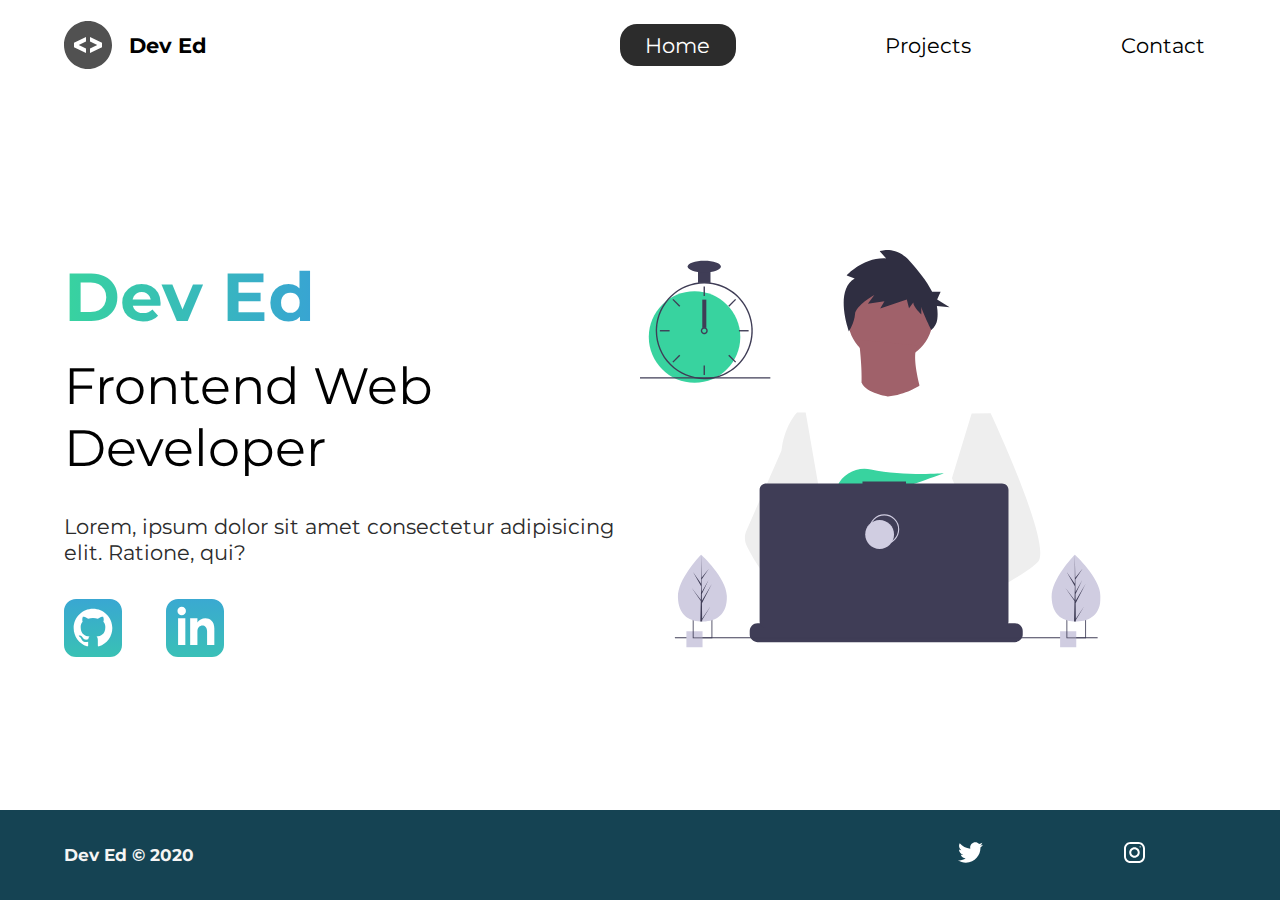
<file: index.html>
<!DOCTYPE html>
<html lang="en">
  <head>
    <meta charset="UTF-8" />
    <meta name="viewport" content="width=device-width, initial-scale=1.0" />
    <meta http-equiv="X-UA-Compatible" content="ie=edge" />
    <meta
      name="description"
      content="A cool portfolio page that I've learned to do in DevEd course"
    />
    <meta name="robots" content="index, follow" />
    <link
      href="https://fonts.googleapis.com/css?family=Montserrat:400,500&display=swap"
      rel="stylesheet"
    />
    <link rel="stylesheet" href="./styles/style.css" />
    <title>Portfolio | Web Developer</title>
  </head>

  <body>
    <header class="main-head">
      <nav>
        <div class="logo">
          <img src="./icons/code.svg" alt="logo" />
          <h1>Dev Ed</h1>
        </div>
        <ul>
          <li><a class="active" href="./">Home</a></li>
          <li><a href="./projects/">Projects</a></li>
          <li><a href="./contact/">Contact</a></li>
        </ul>
      </nav>
    </header>

    <section class="intro">
      <div class="intro-text">
        <h2>Dev Ed</h2>
        <h3>
          Frontend Web <br />
          Developer
        </h3>
        <p>
          Lorem, ipsum dolor sit amet consectetur adipisicing elit. Ratione,
          qui?
        </p>

        <div class="intro-social">
          <a href="#"
            ><img src="./icons/github.svg" alt="github-social-link"
          /></a>
          <a href="#"
            ><img src="./icons/linked-in.svg" alt="linkedin-social-link"
          /></a>
        </div>
      </div>
      <div class="intro-images">
        <svg
          width="799"
          height="690"
          viewBox="0 0 799 690"
          fill="none"
          xmlns="http://www.w3.org/2000/svg"
        >
          <g id="undraw_dev_productivity_umsq (1) 1" clip-path="url(#clip0)">
            <path
              id="Vector"
              d="M516.92 624.636C516.92 624.636 512.16 626.266 504.42 628.576C487.31 633.706 455.65 642.216 428.82 643.916C405.72 645.396 386.2 641.836 382.63 626.766C381.1 620.286 383.27 614.956 388 610.576C402.12 597.486 439 592.796 468.25 591.186C476.51 590.736 484.15 590.526 490.51 590.446C501.31 590.306 508.39 590.526 508.39 590.526L508.56 591.186L516.92 624.636Z"
              fill="#A0616A"
            />
            <path
              id="Vector_2"
              d="M436.99 672.586C418.61 695.346 342.73 647.666 316.19 629.886C310.41 626.016 306.97 623.566 306.97 623.566L331.25 591.186L338.94 580.936C338.94 580.936 345.82 584.586 355.99 590.526C356.36 590.746 356.73 590.966 357.11 591.186C365.88 596.336 376.89 603.066 388 610.576C403.33 620.946 418.83 632.776 428.82 643.916C438.59 654.806 443.08 665.036 436.99 672.586Z"
              fill="#A0616A"
            />
            <g id="me">
              <path
                id="Vector_3"
                d="M434.672 191.952C475.283 191.607 507.926 158.406 507.582 117.795C507.237 77.1832 474.036 44.5403 433.425 44.8847C392.813 45.2291 360.17 78.4303 360.515 119.042C360.859 159.653 394.06 192.296 434.672 191.952Z"
                fill="#A0616A"
              />
              <path
                id="Vector_4"
                d="M379.477 155.65C379.477 155.65 394.216 259.972 373.002 271.875C351.787 283.779 499.929 283.588 499.929 283.588C499.929 283.588 466.124 193.284 480.809 165.449L379.477 155.65Z"
                fill="#A0616A"
              />
              <path
                id="Vector_5"
                d="M608.101 283.199L596.257 339.402L571.214 458.308L570.49 464.815L562.138 540.138L556.582 590.177L552.857 623.79C528.584 636.526 510.988 645.326 510.988 645.326C510.988 645.326 509.404 637.719 506.871 627.99C489.805 633.265 458.218 642.043 431.404 643.97C441.266 654.777 445.842 664.969 439.817 672.57C421.63 695.485 345.349 648.45 318.659 630.896C318.077 635.158 317.879 639.464 318.068 643.762L297.626 628.314L299.331 592.359L302.206 531.522L305.819 455.229C304.448 451.975 303.294 448.634 302.364 445.228C295.956 423.161 288.032 379.057 281.928 342.067C277.016 312.298 273.302 287.138 272.517 281.785C272.411 281.086 272.358 280.726 272.358 280.726L384.363 230.094C392.509 248.556 429.865 253.809 429.865 253.809C460.756 251.417 484.847 234.913 484.847 234.913L608.101 283.199Z"
                fill="white"
              />
              <path
                id="Vector_6"
                d="M372.285 49.3811L358.49 43.9934C358.49 43.9934 386.969 12.1 426.99 14.513L415.635 2.22366C415.635 2.22366 443.04 -9.01799 468.283 19.6674C481.553 34.7467 496.908 52.4737 506.557 72.5077L521.281 72.3829L515.251 85.9663L536.874 99.3152L514.777 97.0719C516.155 104.471 516.421 112.034 515.566 119.511C514.683 126.991 510.928 133.835 505.094 138.598V138.598C505.094 138.598 487.743 103.449 487.696 97.9443L487.813 111.705C487.813 111.705 473.959 99.4371 473.889 91.1807L466.471 100.877L462.593 85.7717L416.475 101.301L423.87 88.8526L395.157 93.2246L406.278 77.9923C406.278 77.9923 373.932 96.1568 372.811 111.304C371.689 126.452 362.299 140.875 362.299 140.875C362.299 140.875 336.213 70.3294 372.285 49.3811Z"
                fill="#2F2E41"
              />
              <path
                id="Vector_7"
                d="M690.215 540.422C682.794 548.605 664.338 560.992 641.951 574.422C633.623 579.413 624.757 584.559 615.71 589.676C594.122 601.889 571.514 614.001 552.857 623.79C528.584 636.526 510.988 645.326 510.988 645.326C510.988 645.326 509.403 637.719 506.871 627.99C503.48 614.968 498.397 598.141 493.184 590.715C493.002 590.456 492.82 590.218 492.638 589.979C491.121 588.022 489.601 586.885 488.112 586.897L562.138 540.138L594.127 519.926L570.489 464.814L540.842 395.683L557.908 339.727L575.062 283.479L608.101 283.199C608.101 283.199 619.243 306.985 633.514 340.166C635.647 345.128 637.851 350.299 640.096 355.64C669.469 425.394 706.176 522.836 690.215 540.422Z"
                fill="#EEEEEE"
              />
              <path
                id="Vector_8"
                d="M358.123 591.2C355.41 591.212 352.702 591.456 350.029 591.928C327.074 596.073 320.47 616.94 318.659 630.896C318.077 635.158 317.879 639.464 318.068 643.761L297.626 628.314L290.178 622.687C272.316 616.628 256.353 605.733 242.483 592.84C230.449 581.456 219.634 568.849 210.213 555.223C200.831 541.793 192.448 527.692 185.134 513.034C183.094 508.943 181.977 504.454 181.864 499.884C181.751 495.314 182.644 490.775 184.48 486.588L209.154 430.327L245.218 348.098C245.471 346.146 245.752 344.237 246.059 342.371C252.995 300.511 272.367 281.786 272.367 281.786L287.286 281.659L297.778 341.932L310.813 416.815L302.364 445.227L282.839 510.845L302.205 531.522L358.123 591.2Z"
                fill="#EEEEEE"
              />
            </g>
            <path
              id="Vector_9"
              d="M372.877 415.806L385.631 430.686C390.37 429.783 395.319 428.721 400.416 427.529L396.752 415.806L405.71 426.256C459.707 412.975 526.637 387.155 526.637 387.155C526.637 387.155 454.379 392.453 400.428 380.666C376.558 375.451 351.998 387.284 342.202 409.668C336.508 422.679 337.403 433.951 357.596 433.951C364.419 433.835 371.223 433.195 377.949 432.037L372.877 415.806Z"
              fill="#38D39F"
            />
            <path
              id="Vector_10"
              d="M663.65 660.386V666.456C663.654 668.122 663.345 669.774 662.74 671.326C662.472 672.018 662.147 672.687 661.77 673.326C660.578 675.326 658.887 676.983 656.862 678.133C654.838 679.283 652.549 679.887 650.22 679.886H203.67C201.342 679.887 199.053 679.283 197.028 678.133C195.003 676.983 193.312 675.326 192.12 673.326C191.743 672.687 191.419 672.018 191.15 671.326C190.546 669.774 190.237 668.122 190.24 666.456V660.386C190.24 658.622 190.587 656.876 191.262 655.246C191.936 653.616 192.926 652.136 194.173 650.888C195.42 649.641 196.901 648.652 198.53 647.977C200.16 647.302 201.906 646.955 203.67 646.956H229.41V644.126C229.41 644.052 229.425 643.979 229.453 643.911C229.481 643.843 229.522 643.782 229.574 643.73C229.626 643.678 229.688 643.636 229.756 643.608C229.824 643.58 229.897 643.566 229.97 643.566H243.4C243.474 643.566 243.547 643.58 243.615 643.608C243.683 643.636 243.745 643.678 243.797 643.73C243.849 643.782 243.89 643.843 243.918 643.911C243.946 643.979 243.96 644.052 243.96 644.126V646.956H252.35V644.126C252.35 644.052 252.365 643.979 252.393 643.911C252.421 643.843 252.462 643.782 252.514 643.73C252.566 643.678 252.628 643.636 252.696 643.608C252.764 643.58 252.837 643.566 252.91 643.566H266.34C266.414 643.566 266.487 643.58 266.555 643.608C266.623 643.636 266.684 643.678 266.736 643.73C266.789 643.782 266.83 643.843 266.858 643.911C266.886 643.979 266.9 644.052 266.9 644.126V646.956H275.3V644.126C275.3 644.052 275.315 643.979 275.343 643.911C275.371 643.843 275.412 643.782 275.464 643.73C275.516 643.678 275.578 643.636 275.646 643.608C275.714 643.58 275.787 643.566 275.86 643.566H289.29C289.364 643.566 289.437 643.58 289.505 643.608C289.573 643.636 289.634 643.678 289.686 643.73C289.739 643.782 289.78 643.843 289.808 643.911C289.836 643.979 289.85 644.052 289.85 644.126V646.956H298.24V644.126C298.24 644.052 298.255 643.979 298.283 643.911C298.311 643.843 298.352 643.782 298.404 643.73C298.456 643.678 298.518 643.636 298.586 643.608C298.654 643.58 298.727 643.566 298.8 643.566H312.23C312.304 643.566 312.377 643.58 312.445 643.608C312.513 643.636 312.574 643.678 312.626 643.73C312.678 643.782 312.72 643.843 312.748 643.911C312.776 643.979 312.79 644.052 312.79 644.126V646.956H321.18V644.126C321.18 644.052 321.194 643.979 321.223 643.911C321.251 643.843 321.292 643.782 321.344 643.73C321.396 643.678 321.458 643.636 321.526 643.608C321.594 643.58 321.667 643.566 321.74 643.566H335.17C335.244 643.566 335.317 643.58 335.385 643.608C335.453 643.636 335.514 643.678 335.566 643.73C335.618 643.782 335.66 643.843 335.688 643.911C335.716 643.979 335.73 644.052 335.73 644.126V646.956H344.13V644.126C344.13 644.052 344.145 643.979 344.173 643.911C344.201 643.843 344.242 643.782 344.294 643.73C344.346 643.678 344.408 643.636 344.476 643.608C344.544 643.58 344.617 643.566 344.69 643.566H358.12C358.194 643.566 358.267 643.58 358.335 643.608C358.403 643.636 358.464 643.678 358.516 643.73C358.569 643.782 358.61 643.843 358.638 643.911C358.666 643.979 358.68 644.052 358.68 644.126V646.956H367.07V644.126C367.07 644.052 367.085 643.979 367.113 643.911C367.141 643.843 367.182 643.782 367.234 643.73C367.286 643.678 367.348 643.636 367.416 643.608C367.484 643.58 367.557 643.566 367.63 643.566H472.83C472.904 643.566 472.977 643.58 473.045 643.608C473.113 643.636 473.174 643.678 473.227 643.73C473.279 643.782 473.32 643.843 473.348 643.911C473.376 643.979 473.39 644.052 473.39 644.126V646.956H481.79V644.126C481.79 644.052 481.804 643.979 481.833 643.911C481.861 643.843 481.902 643.782 481.954 643.73C482.006 643.678 482.068 643.636 482.136 643.608C482.204 643.58 482.277 643.566 482.35 643.566H495.78C495.928 643.567 496.07 643.627 496.175 643.732C496.279 643.836 496.339 643.978 496.34 644.126V646.956H504.73V644.126C504.73 644.052 504.745 643.979 504.773 643.911C504.801 643.843 504.842 643.782 504.894 643.73C504.946 643.678 505.008 643.636 505.076 643.608C505.144 643.58 505.217 643.566 505.29 643.566H518.72C518.794 643.566 518.867 643.58 518.935 643.608C519.003 643.636 519.065 643.678 519.117 643.73C519.169 643.782 519.21 643.843 519.238 643.911C519.266 643.979 519.28 644.052 519.28 644.126V646.956H527.67V644.126C527.67 644.052 527.685 643.979 527.713 643.911C527.741 643.843 527.782 643.782 527.834 643.73C527.886 643.678 527.948 643.636 528.016 643.608C528.084 643.58 528.157 643.566 528.23 643.566H541.66C541.734 643.566 541.807 643.58 541.875 643.608C541.943 643.636 542.005 643.678 542.057 643.73C542.109 643.782 542.15 643.843 542.178 643.911C542.206 643.979 542.22 644.052 542.22 644.126V646.956H550.62V644.126C550.62 644.052 550.635 643.979 550.663 643.911C550.691 643.843 550.732 643.782 550.784 643.73C550.836 643.678 550.898 643.636 550.966 643.608C551.034 643.58 551.107 643.566 551.18 643.566H564.61C564.757 643.568 564.898 643.628 565.001 643.733C565.104 643.837 565.161 643.979 565.16 644.126V646.956H573.56V644.126C573.56 644.052 573.575 643.979 573.603 643.911C573.631 643.843 573.672 643.782 573.724 643.73C573.776 643.678 573.838 643.636 573.906 643.608C573.974 643.58 574.047 643.566 574.12 643.566H587.55C587.624 643.566 587.697 643.58 587.765 643.608C587.833 643.636 587.895 643.678 587.947 643.73C587.999 643.782 588.04 643.843 588.068 643.911C588.096 643.979 588.11 644.052 588.11 644.126V646.956H596.5V644.126C596.5 644.052 596.515 643.979 596.543 643.911C596.571 643.843 596.612 643.782 596.664 643.73C596.716 643.678 596.778 643.636 596.846 643.608C596.914 643.58 596.987 643.566 597.06 643.566H610.49C610.564 643.566 610.637 643.58 610.705 643.608C610.773 643.636 610.835 643.678 610.887 643.73C610.939 643.782 610.98 643.843 611.008 643.911C611.036 643.979 611.05 644.052 611.05 644.126V646.956H650.22C651.984 646.955 653.731 647.302 655.36 647.977C656.99 648.652 658.471 649.641 659.718 650.888C660.965 652.136 661.954 653.616 662.629 655.246C663.304 656.876 663.651 658.622 663.65 660.386Z"
              fill="#3F3D56"
            />
            <path
              id="Vector_11"
              d="M793.5 671.326H60.5V673.326H793.5V671.326Z"
              fill="#3F3D56"
            />
            <path
              id="Vector_12"
              d="M627.694 404.757H461.251V401.326H385.78V404.757H218.651C215.665 404.757 212.801 405.943 210.69 408.054C208.578 410.166 207.392 413.029 207.392 416.015V643.927C207.392 646.913 208.578 649.776 210.69 651.888C212.801 653.999 215.665 655.185 218.651 655.185H627.694C630.68 655.185 633.544 653.999 635.655 651.888C637.767 649.776 638.953 646.913 638.953 643.927V416.015C638.953 414.537 638.662 413.073 638.096 411.707C637.53 410.341 636.701 409.1 635.655 408.054C634.61 407.009 633.369 406.18 632.003 405.614C630.637 405.048 629.173 404.757 627.694 404.757Z"
              fill="#3F3D56"
            />
            <path
              id="Vector_13"
              d="M423.5 509.326C437.307 509.326 448.5 498.133 448.5 484.326C448.5 470.519 437.307 459.326 423.5 459.326C409.693 459.326 398.5 470.519 398.5 484.326C398.5 498.133 409.693 509.326 423.5 509.326Z"
              stroke="#D0CDE1"
              stroke-width="2"
              stroke-miterlimit="10"
            />
            <path
              id="Vector_14"
              d="M415.5 518.326C429.307 518.326 440.5 507.133 440.5 493.326C440.5 479.519 429.307 468.326 415.5 468.326C401.693 468.326 390.5 479.519 390.5 493.326C390.5 507.133 401.693 518.326 415.5 518.326Z"
              fill="#D0CDE1"
            />
            <path
              id="Vector_15"
              d="M108.446 661.223H80.4463V689.223H108.446V661.223Z"
              fill="#D0CDE1"
            />
            <path
              id="Vector_16"
              d="M91.4502 639.223V673.223H125.45V639.223H91.4502ZM123.97 671.743H92.9202V640.703H123.97V671.743Z"
              fill="#3F3D56"
            />
            <path
              id="Vector_17"
              d="M756.446 661.223H728.446V689.223H756.446V661.223Z"
              fill="#D0CDE1"
            />
            <path
              id="Vector_18"
              d="M739.45 639.223V673.223H773.45V639.223H739.45ZM771.97 671.743H740.92V640.703H771.97V671.743Z"
              fill="#3F3D56"
            />
            <path
              id="Vector_19"
              d="M94.5802 230.113C138.399 230.113 173.921 194.592 173.921 150.773C173.921 106.955 138.399 71.4326 94.5802 71.4326C50.7617 71.4326 15.2397 106.955 15.2397 150.773C15.2397 194.592 50.7617 230.113 94.5802 230.113Z"
              fill="#38D39F"
            />
            <path
              id="Vector_20"
              d="M122.229 56.4899C115.045 55.5763 107.774 55.5763 100.59 56.4899C84.586 58.5913 69.5203 65.2398 57.181 75.6465C44.8417 86.0532 35.7467 99.7813 30.9754 115.202C28.8053 122.229 27.5764 129.514 27.3208 136.864C27.2848 137.886 27.2607 138.92 27.2607 139.954C27.283 162.264 36.1559 183.655 51.932 199.431C67.7082 215.207 89.0989 224.08 111.41 224.103C113.201 224.103 114.992 224.042 116.759 223.934C120.907 223.674 125.03 223.103 129.093 222.227C148.495 218.055 165.798 207.161 177.947 191.468C190.095 175.776 196.308 156.295 195.487 136.467C194.665 116.638 186.863 97.738 173.459 83.1039C160.054 68.4698 141.909 59.0435 122.229 56.4899H122.229ZM137.748 217.347H137.736C130.959 219.659 123.905 221.062 116.759 221.518C114.992 221.638 113.201 221.698 111.41 221.698C89.7377 221.672 68.961 213.051 53.6367 197.727C38.3123 182.402 29.6914 161.626 29.6649 139.954C29.6649 138.92 29.689 137.886 29.725 136.864C30.5514 115.744 39.5156 95.7617 54.7411 81.1008C69.9666 66.44 90.273 58.237 111.41 58.2089C130.776 58.21 149.513 65.0865 164.283 77.6131C179.052 90.1398 188.895 107.503 192.057 126.61C195.219 145.716 191.496 165.325 181.55 181.942C171.604 198.559 156.081 211.106 137.748 217.347H137.748Z"
              fill="#3F3D56"
            />
            <path
              id="Vector_21"
              d="M112.612 63.0176H110.208V79.8474H112.612V63.0176Z"
              fill="#3F3D56"
            />
            <path
              id="Vector_22"
              d="M57.8578 84.7018L56.1577 86.4019L68.0582 98.3023L69.7582 96.6022L57.8578 84.7018Z"
              fill="#3F3D56"
            />
            <path
              id="Vector_23"
              d="M34.4736 138.751V141.156H51.3034V138.751H34.4736Z"
              fill="#3F3D56"
            />
            <path
              id="Vector_24"
              d="M56.1578 193.506L57.8579 195.206L69.7584 183.306L68.0583 181.606L56.1578 193.506Z"
              fill="#3F3D56"
            />
            <path
              id="Vector_25"
              d="M153.062 96.6022L154.762 98.3022L166.662 86.4018L164.962 84.7017L153.062 96.6022Z"
              fill="#3F3D56"
            />
            <path
              id="Vector_26"
              d="M171.516 138.751V141.156H188.346V138.751H171.516Z"
              fill="#3F3D56"
            />
            <path
              id="Vector_27"
              d="M154.762 181.605L153.062 183.305L164.962 195.206L166.662 193.506L154.762 181.605Z"
              fill="#3F3D56"
            />
            <path
              id="Vector_28"
              d="M112.612 200.06H110.208V216.89H112.612V200.06Z"
              fill="#3F3D56"
            />
            <path
              id="Vector_29"
              d="M115.016 135.145C113.976 134.365 112.711 133.943 111.41 133.943C110.11 133.943 108.844 134.365 107.804 135.145C107.091 135.686 106.505 136.375 106.085 137.165C105.552 138.181 105.322 139.329 105.421 140.473C105.52 141.616 105.944 142.707 106.644 143.617C107.343 144.527 108.288 145.218 109.368 145.608C110.447 145.997 111.616 146.07 112.735 145.817C113.855 145.564 114.878 144.996 115.685 144.179C116.492 143.363 117.048 142.333 117.288 141.21C117.528 140.088 117.441 138.92 117.039 137.846C116.636 136.771 115.935 135.834 115.017 135.145H115.016ZM111.41 143.56C110.454 143.557 109.539 143.176 108.863 142.501C108.187 141.825 107.807 140.909 107.804 139.954C107.808 139.224 108.03 138.513 108.441 137.91C108.793 137.4 109.271 136.989 109.828 136.718C110.386 136.446 111.004 136.323 111.623 136.361C112.241 136.398 112.84 136.594 113.361 136.931C113.881 137.267 114.307 137.732 114.595 138.281C114.883 138.83 115.025 139.444 115.007 140.063C114.989 140.683 114.811 141.287 114.491 141.818C114.17 142.349 113.719 142.788 113.179 143.093C112.639 143.398 112.03 143.559 111.41 143.56V143.56Z"
              fill="#3F3D56"
            />
            <path
              id="Vector_30"
              d="M122.229 35.3687H100.591V57.007H122.229V35.3687Z"
              fill="#3F3D56"
            />
            <path
              id="Vector_31"
              d="M111.41 38.9748C127.344 38.9748 140.261 34.4 140.261 28.7567C140.261 23.1134 127.344 18.5386 111.41 18.5386C95.4757 18.5386 82.5586 23.1134 82.5586 28.7567C82.5586 34.4 95.4757 38.9748 111.41 38.9748Z"
              fill="#3F3D56"
            />
            <path id="clock-arrow" d="M115 86H108V135H115V86Z" fill="#3F3D56" />
            <path
              id="Vector_32"
              d="M226 220.44H0V222.844H226V220.44Z"
              fill="#3F3D56"
            />
            <g id="plant-left">
              <path
                id="Vector_33"
                d="M150.594 599.754C151.527 631.704 132.858 643.413 109.43 644.097C108.886 644.113 108.344 644.123 107.805 644.126C106.719 644.135 105.643 644.117 104.577 644.072C83.3891 643.193 66.6172 631.945 65.7495 602.232C64.8515 571.482 103.018 531.529 105.882 528.574L105.887 528.571C105.996 528.458 106.052 528.402 106.052 528.402C106.052 528.402 149.661 567.807 150.594 599.754Z"
                fill="#D0CDE1"
              />
              <path
                id="Vector_34"
                d="M107.744 639.255L122.626 617.124L107.774 641.636L107.805 644.126C106.719 644.135 105.643 644.117 104.577 644.072L105.315 612.06L105.295 611.813L105.322 611.766L105.393 608.741L89.0952 585.078L105.374 606.477L105.432 607.116L105.989 582.93L91.9122 558.397L106.029 578.681L105.882 528.574L105.882 528.407L105.887 528.571L106.821 568.062L119.651 552.021L106.863 571.464L107.143 593.098L118.949 571.984L107.187 596.279L107.343 608.308L124.512 578.897L107.395 612.505L107.744 639.255Z"
                fill="#3F3D56"
              />
            </g>
            <g id="plant-right">
              <path
                id="Vector_35"
                d="M798.594 599.754C799.527 631.704 780.858 643.413 757.43 644.097C756.886 644.113 756.344 644.123 755.805 644.126C754.719 644.135 753.643 644.117 752.577 644.072C731.389 643.193 714.617 631.945 713.749 602.232C712.851 571.482 751.018 531.529 753.882 528.574L753.887 528.571C753.996 528.458 754.052 528.402 754.052 528.402C754.052 528.402 797.661 567.807 798.594 599.754Z"
                fill="#D0CDE1"
              />
              <path
                id="Vector_36"
                d="M755.744 639.255L770.626 617.124L755.774 641.636L755.805 644.126C754.719 644.135 753.643 644.117 752.577 644.072L753.315 612.06L753.295 611.813L753.323 611.766L753.393 608.741L737.095 585.078L753.374 606.477L753.432 607.116L753.989 582.93L739.912 558.397L754.029 578.681L753.882 528.574L753.882 528.407L753.887 528.571L754.821 568.062L767.651 552.021L754.864 571.464L755.143 593.098L766.949 571.984L755.187 596.279L755.343 608.308L772.512 578.897L755.395 612.505L755.744 639.255Z"
                fill="#3F3D56"
              />
            </g>
          </g>
          <defs>
            <clipPath id="clip0">
              <rect width="798.627" height="689.223" fill="white" />
            </clipPath>
          </defs>
        </svg>
        <img src="./img/splash.svg" alt="" class="splash" />
      </div>
    </section>
    <footer>
      <h4>Dev Ed &copy; 2020</h4>
      <ul>
        <li>
          <a href="#"
            ><img src="./icons/twitter 1.svg" alt="twitter-social"
          /></a>
        </li>

        <li>
          <a href="#"
            ><img src="./icons/instagram 1.svg" alt="instagram-social"
          /></a>
        </li>
      </ul>
    </footer>
  </body>
</html>
</file>
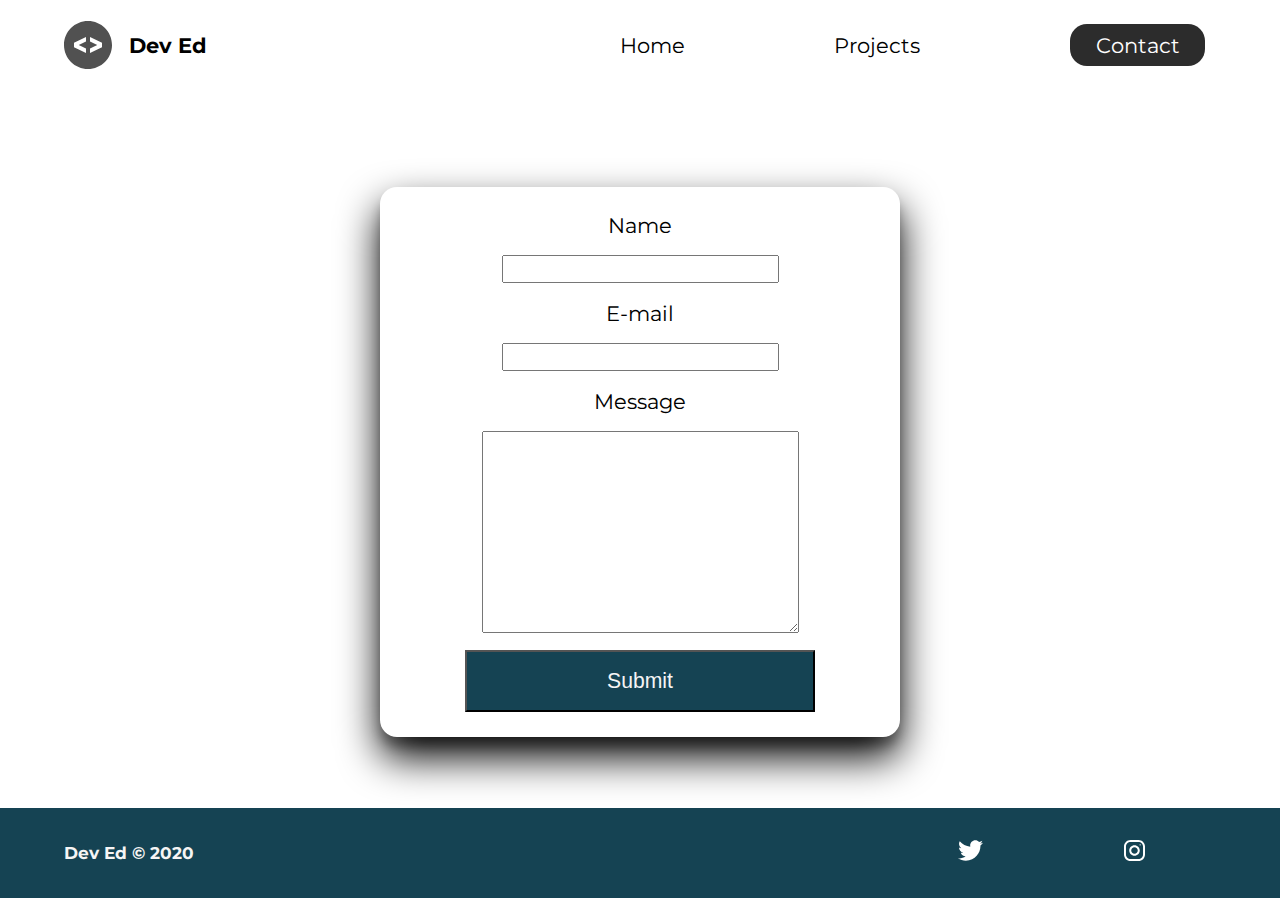
<file: contact/index.html>
<!DOCTYPE html>
<html lang="en">
  <head>
    <meta charset="UTF-8" />
    <meta name="viewport" content="width=device-width, initial-scale=1.0" />
    <meta http-equiv="X-UA-Compatible" content="ie=edge" />
    <meta
      name="description"
      content="A cool portfolio page that I've learned to do in DevEd course"
    />
    <meta name="robots" content="index, follow" />
    <link
      href="https://fonts.googleapis.com/css?family=Montserrat:400,500&display=swap"
      rel="stylesheet"
    />
    <link rel="stylesheet" href="../styles/style.css" />
    <title>Portfolio | Web Developer</title>
  </head>

  <body>
    <header class="main-head">
      <nav>
        <div class="logo">
          <img src="../icons/code.svg" alt="logo" />
          <h1>Dev Ed</h1>
        </div>
        <ul>
          <li><a href="../">Home</a></li>
          <li><a href="../projects/">Projects</a></li>
          <li><a class="active" href="./">Contact</a></li>
        </ul>
      </nav>
    </header>

    <section class="form-section">
      <form action="">
        <label for="name">Name</label>
        <input type="text" name="name" id="name" required />
        <label for="email">E-mail</label>
        <input type="email" name="email" id="email" required />
        <label for="message">Message</label>
        <textarea name="message" id="message" cols="30" rows="10"></textarea>
        <button type="submit">Submit</button>
      </form>
    </section>
    <footer>
      <h4>Dev Ed &copy; 2020</h4>
      <ul>
        <li>
          <a href="#"
            ><img src="../icons/twitter 1.svg" alt="twitter-social"
          /></a>
        </li>

        <li>
          <a href="#"
            ><img src="../icons/instagram 1.svg" alt="instagram-social"
          /></a>
        </li>
      </ul>
    </footer>
  </body>
</html>
</file>
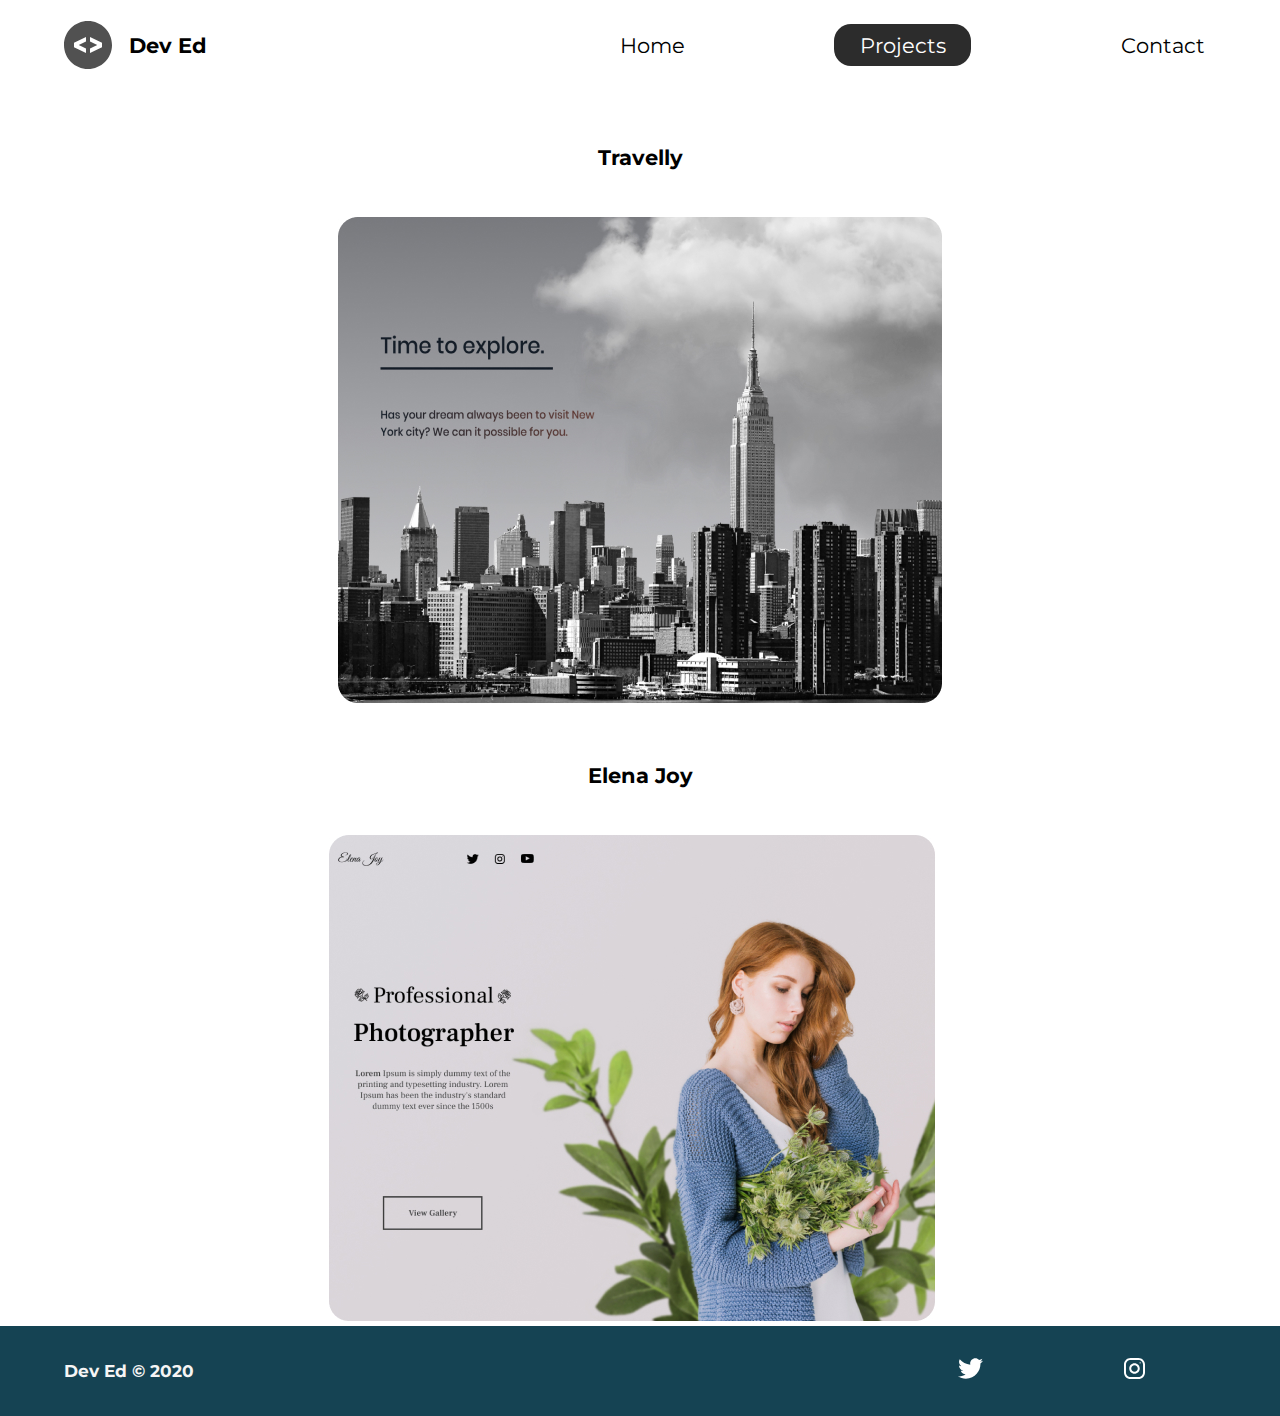
<file: projects/index.html>
<!DOCTYPE html>
<html lang="en">
  <head>
    <meta charset="UTF-8" />
    <meta name="viewport" content="width=device-width, initial-scale=1.0" />
    <meta http-equiv="X-UA-Compatible" content="ie=edge" />
    <meta
      name="description"
      content="A cool portfolio page that I've learned to do in DevEd course"
    />
    <meta name="robots" content="index, follow" />
    <link
      href="https://fonts.googleapis.com/css?family=Montserrat:400,500&display=swap"
      rel="stylesheet"
    />
    <link rel="stylesheet" href="../styles/style.css" />
    <title>Portfolio | Web Developer</title>
  </head>

  <body>
    <header class="main-head">
      <nav>
        <div class="logo">
          <img src="../icons/code.svg" alt="logo" />
          <h1>Dev Ed</h1>
        </div>
        <ul>
          <li><a href="../">Home</a></li>
          <li><a class="active" href="./">Projects</a></li>
          <li><a href="../contact/">Contact</a></li>
        </ul>
      </nav>
    </header>
    <section class="projects">
      <div class="travelly">
        <h2>
          <a href="https://felipefbs.github.io/Travelly/" target="_blank"
            >Travelly</a
          >
        </h2>
        <a href="https://felipefbs.github.io/Travelly/" target="_blank"
          ><img src="../img/travelly.jpg" alt="travelly-project"
        /></a>
      </div>
      <div class="elena">
        <h2>
          <a href="https://felipefbs.github.io/ElenaJoy/" target="_blank"
            >Elena Joy</a
          >
        </h2>
        <a href="https://felipefbs.github.io/ElenaJoy/" target="_blank"
          ><img src="../img/elena-joy.jpg" alt="elena-joy-project"
        /></a>
      </div>
    </section>
    <footer>
      <h4>Dev Ed &copy; 2020</h4>
      <ul>
        <li>
          <a href="#"
            ><img src="../icons/twitter 1.svg" alt="twitter-social"
          /></a>
        </li>

        <li>
          <a href="#"
            ><img src="../icons/instagram 1.svg" alt="instagram-social"
          /></a>
        </li>
      </ul>
    </footer>
  </body>
</html>
</file>
<file: styles/style.css>
/* Global Styles */
* {
  padding: 0;
  margin: 0;
  -webkit-box-sizing: border-box;
          box-sizing: border-box;
}

html {
  font-size: 62.5%;
}

body {
  font-family: "Montserrat", sans-serif;
}

h1 {
  font-size: 2.5rem;
}

li,
button,
label,
input,
p,
a {
  font-size: 2.5rem;
}

h2 {
  font-size: 4rem;
}

h3 {
  font-size: 2.5rem;
  font-weight: normal;
}

h4,
h5 {
  font-size: 2rem;
}

ul {
  list-style: none;
}

a {
  text-decoration: none;
  color: black;
}

.main-head {
  width: 95%;
  margin: 0 0 0 auto;
}

nav {
  display: -webkit-box;
  display: -ms-flexbox;
  display: flex;
  -webkit-box-pack: justify;
      -ms-flex-pack: justify;
          justify-content: space-between;
  -webkit-box-align: center;
      -ms-flex-align: center;
          align-items: center;
  -webkit-box-orient: horizontal;
  -webkit-box-direction: normal;
      -ms-flex-direction: row;
          flex-direction: row;
  min-height: 10vh;
  width: 60%;
  -ms-flex-wrap: wrap;
      flex-wrap: wrap;
}

nav .logo {
  display: -webkit-box;
  display: -ms-flexbox;
  display: flex;
  -webkit-box-pack: start;
      -ms-flex-pack: start;
          justify-content: flex-start;
  -webkit-box-align: center;
      -ms-flex-align: center;
          align-items: center;
  -webkit-box-orient: horizontal;
  -webkit-box-direction: normal;
      -ms-flex-direction: row;
          flex-direction: row;
  -webkit-box-flex: 1;
      -ms-flex: 1 1 10rem;
          flex: 1 1 10rem;
}

nav .logo h1 {
  margin: 2rem;
}

nav ul {
  display: -webkit-box;
  display: -ms-flexbox;
  display: flex;
  -ms-flex-pack: distribute;
      justify-content: space-around;
  -webkit-box-align: center;
      -ms-flex-align: center;
          align-items: center;
  -webkit-box-orient: horizontal;
  -webkit-box-direction: normal;
      -ms-flex-direction: row;
          flex-direction: row;
  -webkit-box-flex: 1;
      -ms-flex: 1 1 40rem;
          flex: 1 1 40rem;
}

.intro {
  min-height: 80vh;
  width: 90%;
  margin: auto;
  -ms-flex-wrap: wrap;
      flex-wrap: wrap;
  display: -webkit-box;
  display: -ms-flexbox;
  display: flex;
  -webkit-box-pack: justify;
      -ms-flex-pack: justify;
          justify-content: space-between;
  -webkit-box-align: center;
      -ms-flex-align: center;
          align-items: center;
  -webkit-box-orient: horizontal;
  -webkit-box-direction: normal;
      -ms-flex-direction: row;
          flex-direction: row;
}

.intro h2 {
  font-size: 8rem;
  padding-top: 2rem;
  background: -webkit-gradient(linear, left top, right top, from(#38d39f), to(#38a4d3));
  background: linear-gradient(left, #38d39f, #38a4d3);
  -webkit-background-clip: text;
  background-clip: text;
  -webkit-text-fill-color: transparent;
  display: inline-block;
}

.intro h3 {
  font-size: 6rem;
  padding: 2rem 0rem;
}

.intro p {
  padding-top: 2rem;
  color: #2c2c2c;
}

.splash {
  position: absolute;
  top: 0%;
  right: 0%;
  height: 100%;
  z-index: -1;
}

.intro-social {
  margin-top: 4rem;
}

.intro-social a {
  margin-right: 5rem;
}

.active {
  background: #2c2c2c;
  color: white;
  padding: 1rem 3rem;
  border-radius: 2rem;
}

.intro-text,
.intro-images {
  -webkit-box-flex: 1;
      -ms-flex: 1 1 40rem;
          flex: 1 1 40rem;
}

#plant-left {
  -webkit-animation: plant 1.4s ease infinite alternate;
          animation: plant 1.4s ease infinite alternate;
  transform-box: fill-box;
  -webkit-transform-origin: bottom;
          transform-origin: bottom;
}

#plant-right {
  -webkit-animation: plant 1.6s ease infinite alternate 0.5s;
          animation: plant 1.6s ease infinite alternate 0.5s;
  transform-box: fill-box;
  -webkit-transform-origin: bottom;
          transform-origin: bottom;
}

#me {
  -webkit-animation: me 10s linear infinite alternate;
          animation: me 10s linear infinite alternate;
  -webkit-transform-origin: bottom;
          transform-origin: bottom;
}

#clock-arrow {
  -webkit-animation: clock 5s linear infinite;
          animation: clock 5s linear infinite;
  transform-box: fill-box;
  -webkit-transform-origin: bottom;
          transform-origin: bottom;
}

@-webkit-keyframes me {
  from {
    -webkit-transform: rotateZ(-2deg);
            transform: rotateZ(-2deg);
  }
  to {
    -webkit-transform: rotate(2deg);
            transform: rotate(2deg);
  }
}

@keyframes me {
  from {
    -webkit-transform: rotateZ(-2deg);
            transform: rotateZ(-2deg);
  }
  to {
    -webkit-transform: rotate(2deg);
            transform: rotate(2deg);
  }
}

@-webkit-keyframes plant {
  from {
    -webkit-transform: rotateZ(-5deg);
            transform: rotateZ(-5deg);
  }
  to {
    -webkit-transform: rotateZ(5deg);
            transform: rotateZ(5deg);
  }
}

@keyframes plant {
  from {
    -webkit-transform: rotateZ(-5deg);
            transform: rotateZ(-5deg);
  }
  to {
    -webkit-transform: rotateZ(5deg);
            transform: rotateZ(5deg);
  }
}

@-webkit-keyframes clock {
  from {
    -webkit-transform: rotateZ(0deg);
            transform: rotateZ(0deg);
  }
  to {
    -webkit-transform: rotateZ(360deg);
            transform: rotateZ(360deg);
  }
}

@keyframes clock {
  from {
    -webkit-transform: rotateZ(0deg);
            transform: rotateZ(0deg);
  }
  to {
    -webkit-transform: rotateZ(360deg);
            transform: rotateZ(360deg);
  }
}

.projects {
  width: 90%;
  margin: auto;
  min-height: 80vh;
  display: -webkit-box;
  display: -ms-flexbox;
  display: flex;
  -webkit-box-pack: justify;
      -ms-flex-pack: justify;
          justify-content: space-between;
  -webkit-box-align: center;
      -ms-flex-align: center;
          align-items: center;
  -webkit-box-orient: horizontal;
  -webkit-box-direction: normal;
      -ms-flex-direction: row;
          flex-direction: row;
  text-align: center;
  -ms-flex-wrap: wrap;
      flex-wrap: wrap;
}

.projects h2 {
  margin: 5rem;
}

.travelly,
.elena {
  -webkit-box-flex: 1;
      -ms-flex: 1 1 40rem;
          flex: 1 1 40rem;
}

.form-section {
  min-height: 77vh;
  display: -webkit-box;
  display: -ms-flexbox;
  display: flex;
  -webkit-box-pack: center;
      -ms-flex-pack: center;
          justify-content: center;
  -webkit-box-align: center;
      -ms-flex-align: center;
          align-items: center;
  -webkit-box-orient: horizontal;
  -webkit-box-direction: normal;
      -ms-flex-direction: row;
          flex-direction: row;
  margin-top: 3rem;
}

.form-section form {
  padding: 3rem 10rem;
  -webkit-box-shadow: 0px 10px 10px rgba(0, 0, 0, 0.2), 0px 20px 40px black;
          box-shadow: 0px 10px 10px rgba(0, 0, 0, 0.2), 0px 20px 40px black;
  display: -webkit-box;
  display: -ms-flexbox;
  display: flex;
  -webkit-box-pack: center;
      -ms-flex-pack: center;
          justify-content: center;
  -webkit-box-align: center;
      -ms-flex-align: center;
          align-items: center;
  -webkit-box-orient: vertical;
  -webkit-box-direction: normal;
      -ms-flex-direction: column;
          flex-direction: column;
  border-radius: 2rem;
}

.form-section form input,
.form-section form textarea {
  margin: 2rem;
}

.form-section form input:focus,
.form-section form textarea:focus {
  outline: 2px solid black;
}

.form-section form textarea {
  font-family: "Monteserrat", sans-serif;
  font-size: 2rem;
}

.form-section form button {
  width: 100%;
  padding: 2rem;
  background: #154353;
  color: whitesmoke;
}

.form-section form button:focus {
  background: #33576b;
}

footer {
  background: #154353;
  color: whitesmoke;
  min-height: 10vh;
  padding: 0% 5%;
  display: -webkit-box;
  display: -ms-flexbox;
  display: flex;
  -webkit-box-pack: start;
      -ms-flex-pack: start;
          justify-content: flex-start;
  -webkit-box-align: center;
      -ms-flex-align: center;
          align-items: center;
  -webkit-box-orient: horizontal;
  -webkit-box-direction: normal;
      -ms-flex-direction: row;
          flex-direction: row;
}

footer ul {
  -webkit-box-flex: 1;
      -ms-flex: 1 1 40rem;
          flex: 1 1 40rem;
  display: -webkit-box;
  display: -ms-flexbox;
  display: flex;
  -ms-flex-pack: distribute;
      justify-content: space-around;
  -webkit-box-align: center;
      -ms-flex-align: center;
          align-items: center;
  -webkit-box-orient: horizontal;
  -webkit-box-direction: normal;
      -ms-flex-direction: row;
          flex-direction: row;
}

footer h4 {
  -webkit-box-flex: 1;
      -ms-flex: 1 1 100rem;
          flex: 1 1 100rem;
}

@media screen and (max-width: 1332px) {
  html {
    font-size: 53%;
  }
  .splash {
    display: none;
  }
  svg {
    width: 80%;
  }
  nav {
    width: 100%;
  }
}

@media screen and (max-width: 745px) {
  html {
    font-size: 45%;
  }
  svg {
    height: 60%;
  }
  .main-head {
    width: 100%;
  }
  nav .logo {
    display: -webkit-box;
    display: -ms-flexbox;
    display: flex;
    -webkit-box-pack: center;
        -ms-flex-pack: center;
            justify-content: center;
    -webkit-box-align: center;
        -ms-flex-align: center;
            align-items: center;
    -webkit-box-orient: vertical;
    -webkit-box-direction: normal;
        -ms-flex-direction: column;
            flex-direction: column;
    -webkit-box-flex: 1;
        -ms-flex: 1 1 20rem;
            flex: 1 1 20rem;
    margin-top: 2rem;
  }
  nav ul {
    -webkit-box-flex: 1;
        -ms-flex: 1 1 60rem;
            flex: 1 1 60rem;
  }
  .intro-text {
    margin-top: 5rem;
    text-align: center;
  }
  .intro-images {
    text-align: center;
  }
  .intro-social {
    display: -webkit-box;
    display: -ms-flexbox;
    display: flex;
    -webkit-box-pack: center;
        -ms-flex-pack: center;
            justify-content: center;
    -webkit-box-align: center;
        -ms-flex-align: center;
            align-items: center;
    -webkit-box-orient: horizontal;
    -webkit-box-direction: normal;
        -ms-flex-direction: row;
            flex-direction: row;
  }
  .intro-social a {
    margin: 2rem;
  }
  .elena,
  .travelly {
    -webkit-box-flex: 1;
        -ms-flex: 1 1 50 rem;
            flex: 1 1 50 rem;
  }
  .elena img,
  .travelly img {
    width: 100%;
    height: 100%;
  }
  form {
    padding: 0;
    width: 100%;
  }
}
/*# sourceMappingURL=style.css.map */
</file>
